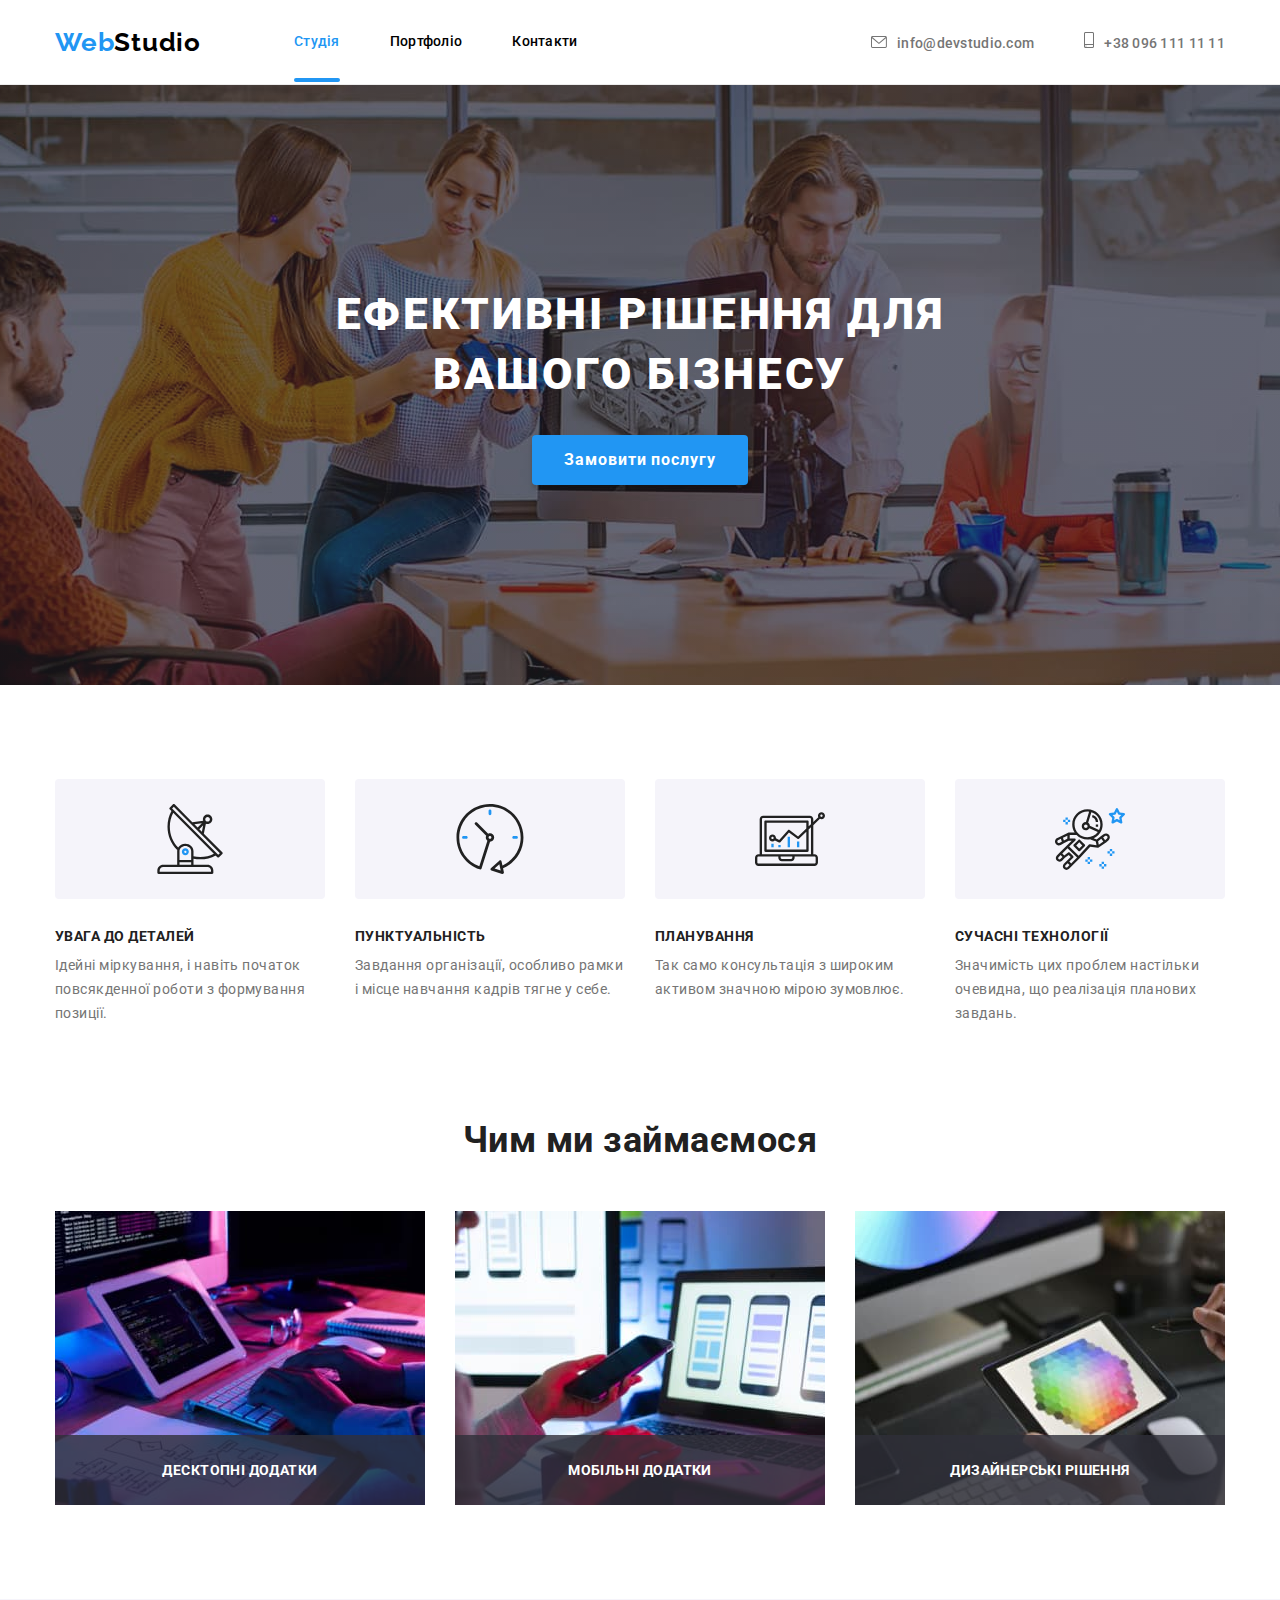
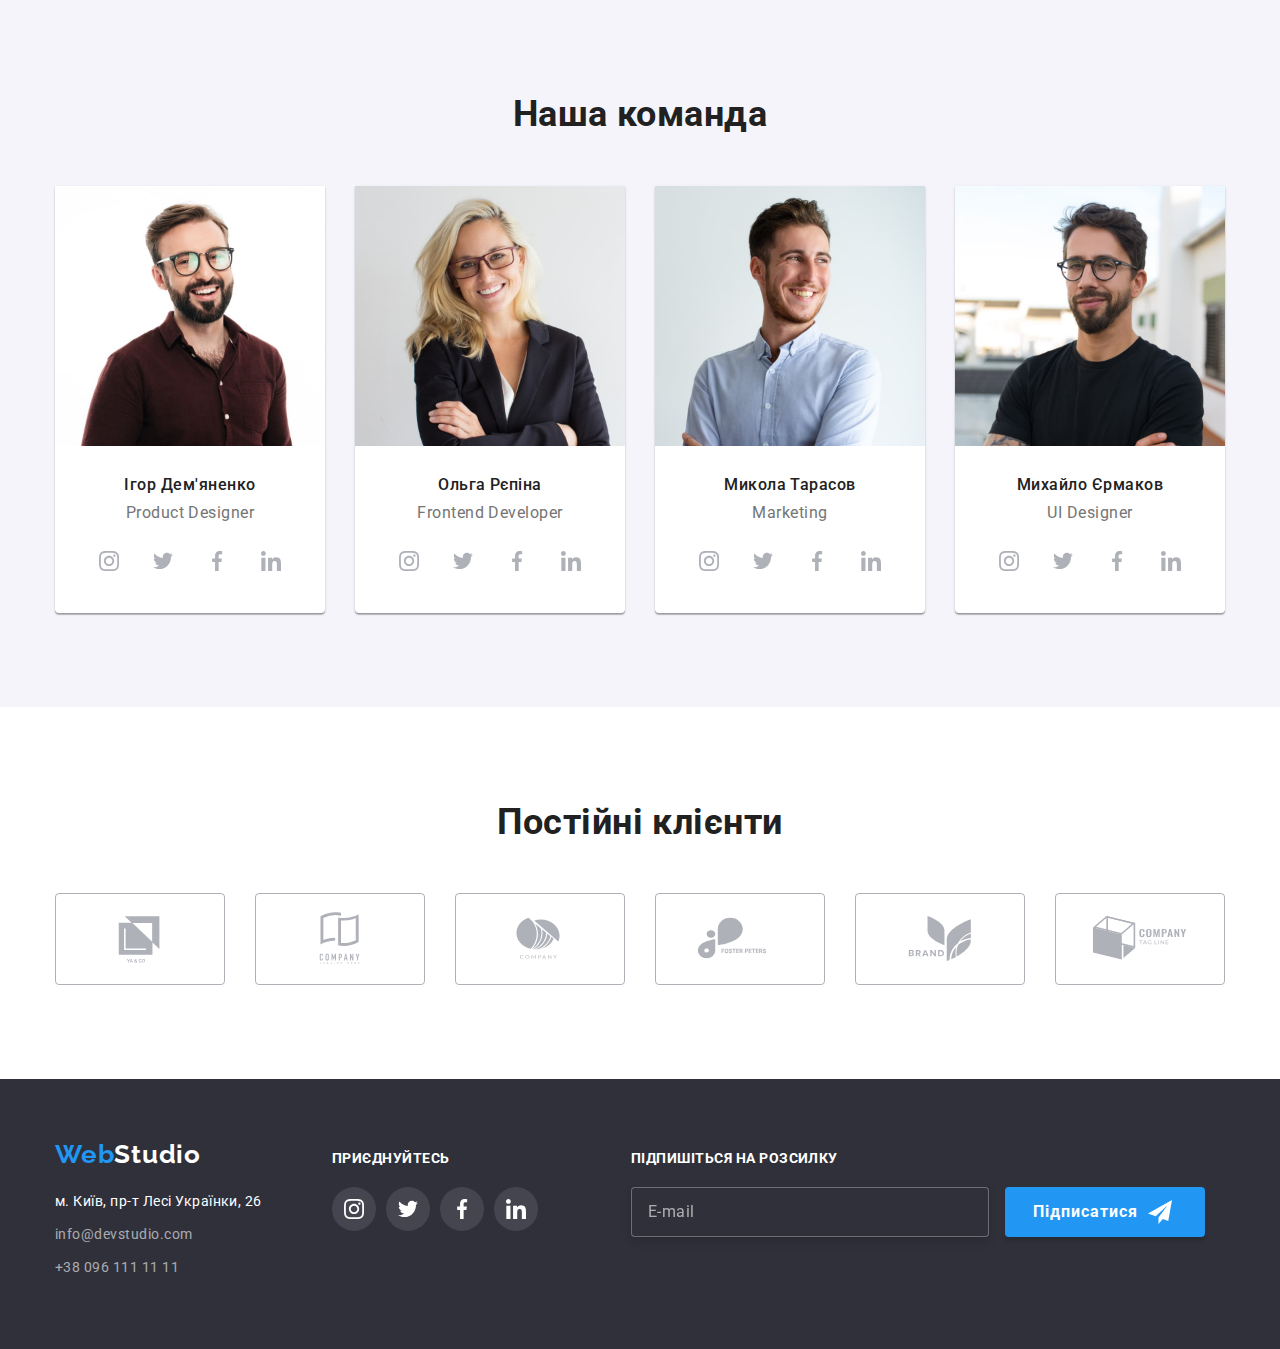
<file: index.html>
<!DOCTYPE html>
<html lang="uk">
<head>
    <meta charset="UTF-8">
    <meta http-equiv="X-UA-Compatible" content="IE=edge">
    <meta name="viewport" content="width=device-width, initial-scale=1.0">
    <title>Студія</title>
    <link rel="preconnect" href="https://fonts.googleapis.com"> 
    <link rel="preconnect" href="https://fonts.gstatic.com" crossorigin> 
    <link rel="stylesheet" href="https://cdnjs.cloudflare.com/ajax/libs/modern-normalize/1.1.0/modern-normalize.min.css">
    <link href="https://fonts.googleapis.com/css2?family=Raleway:wght@700&family=Roboto:wght@400;500;700;900&display=swap" rel="stylesheet">
    <link rel="stylesheet" href=".//css/styles.css">
</head>
<body class="body-font">
<header class="header-text">
    <div class="container main-header">
        <a class="logo" lang="en" href=".//index.html">
            <span class="web">Web</span><span class="studio">Studio</span>
            </a>
        <nav>
        <ul class="site-nav list">
            <li class="item"><a class="links current" href="./index.html">Студія</a></li>
            <li class="item"><a class="links" href="./portfolio.html">Портфоліо</a></li>
            <li class="item"><a class="links" href="">Контакти</a></li>
        </ul>
        </nav>
    <div class="box-contact-list">
        <ul class="contact-list list">
            <li class="item">
                <a class="contact-links" href="mailto:info@devstudio.com">
                    <svg class="envelope">
                    <use href="./images/sprite.svg#icon-envelope"></use>
                    </svg>info@devstudio.com</a>
            </li>
            <li class="item">
                <a class="contact-links" href="tel:+380961111111">
                    <svg class="smartphone">
                    <use href="./images/sprite.svg#icon-smartphone"></use>
                    </svg>+38 096 111 11 11</a>
            </li>
        </ul>
    </div>
    </div>
</header>
<main>
<section class="section hero">
    <div class="container">
        <div class="hero-block">
        <h1 class="hero-text">Ефективні рішення для<br> вашого бізнесу</h1>
        <button class="hero-button" type="button" data-modal-open>Замовити послугу</button>
    </div>
    </div>
</section>
<section class="section priorities">
    <div class="container">
        <ul class="our-tehnologies">
            <li class="list-tehnologies">
                <div class="icon-tehnologies">
                <svg width="70px" height="70px">
                    <use href="./images/sprite.svg#icon-antenna"></use>
                </svg></div>
                <h3 class="list-priorities">УВАГА ДО ДЕТАЛЕЙ</h3>
                <p class="text-priorities">Ідейні міркування, і навіть початок повсякденної роботи з формування позиції.</p>
            </li>
            <li class="list-tehnologies">
                <div class="icon-tehnologies">
                <svg width="70px" height="70px">
                    <use href="./images/sprite.svg#icon-clock"></use>
                </svg></div>
                <h3 class="list-priorities">ПУНКТУАЛЬНІСТЬ</h3>
                <p class="text-priorities">Завдання організації, особливо рамки і місце навчання кадрів тягне у себе.</p>
            </li>
            <li class="list-tehnologies">
                <div class="icon-tehnologies">
                <svg width="70px" height="70px">
                    <use href="./images/sprite.svg#icon-diagram"></use>
                </svg></div>
                <h3 class="list-priorities">ПЛАНУВАННЯ</h3>
                <p class="text-priorities">Так само консультація з широким активом значною мірою зумовлює.</p>
            </li>
            <li class="list-tehnologies">
                <div class="icon-tehnologies">
                <svg width="70px" height="70px">
                    <use href="./images/sprite.svg#icon-astronaut"></use>
                </svg></div>
                <h3 class="list-priorities">СУЧАСНІ ТЕХНОЛОГІЇ</h3>
                <p class="text-priorities">Значимість цих проблем настільки очевидна, що реалізація планових завдань.</p>
            </li>
        </ul>
</div>  
</section>
<section class="section works">
    <div class="container">
        <h2 class="our-work">Чим ми займаємося</h2>
        <ul class="list-images">
            <li class="photo-projects">
            <div class="projects-thumb">
                <img 
                    src="./images/startup.jpg"
                    alt="Розробка проекту"
                    width="370"/>
                <div class="projects-background">
                    <p class="projects-text">Десктопні додатки</p>
                    </div>
            </div>
            </li>
            <li class="photo-projects">
                <div class="projects-thumb">
                <img 
                    src="./images/mobile.jpg"
                    alt="Синхронізація мобільних застосунків"
                    width="370"/>
                <div class="projects-background">
                    <p class="projects-text">Мобільні додатки</p>
                    </div>
                </div>
            </li>
            <li class="photo-projects">
                <div class="projects-thumb">
                <img 
                    src="./images/design.jpg"
                    alt="Дизайн"
                    width="370"/>
                <div class="projects-background">
                    <p class="projects-text">Дизайнерські рішення</p>
                </div>
                </div>
            </li>
        </ul>
    </div>
</section>
<section class="section team">
    <div class="container">
        <h2 class="our-team">Наша команда</h2>
        <ul class="list-members">
                <li>
                    <div class="team-card">
                        <img class="img-member" src="./images/ihor.jpg" alt="Ігор Дем'яненко" width="270"/>
                        <h3 class="team-members">Ігор Дем'яненко</h3>
                        <p class="members-speciality" lang="en">Product Designer</p>
                        <ul class="messengers-list">
                            <li class="messengers-item"><a href="" class="messengers-links">
                                <svg class="messengers-icon" width="20px" height="20px">
                                    <use href="./images/sprite.svg#icon-instagram"></use>
                                </svg>
                            </a></li>
                            <li class="messengers-item"><a href="" class="messengers-links">
                                <svg class="messengers-icon" width="20px" height="20px">
                                    <use href="./images/sprite.svg#icon-twitter"></use>
                                </svg>
                            </a></li>
                            <li class="messengers-item"><a href="" class="messengers-links">
                                <svg class="messengers-icon" width="20px" height="20px">
                                    <use href="./images/sprite.svg#icon-facebook"></use>
                                </svg></a></li>
                            <li class="messengers-item"><a href="" class="messengers-links">
                                <svg class="messengers-icon" width="20px" height="20px">
                                    <use href="./images/sprite.svg#icon-linkedin"></use>
                                </svg></a></li>
                        </ul>
                    </div>
                </li>
                <li>
                    <div class="team-card">
                        <img class="img-member" src="./images/olha.jpg" alt="Ольга Рєпіна" width="270"/>
                        <h3 class="team-members">Ольга Рєпіна</h3>
                        <p class="members-speciality" lang="en">Frontend Developer</p>
                        <ul class="messengers-list">
                            <li class="messengers-item"><a href="" class="messengers-links">
                                <svg class="messengers-icon" width="20px" height="20px">
                                    <use href="./images/sprite.svg#icon-instagram"></use>
                                </svg>
                            </a></li>
                            <li class="messengers-item"><a href="" class="messengers-links">
                                <svg class="messengers-icon" width="20px" height="20px">
                                    <use href="./images/sprite.svg#icon-twitter"></use>
                                </svg>
                            </a></li>
                            <li class="messengers-item"><a href="" class="messengers-links">
                                <svg class="messengers-icon" width="20px" height="20px">
                                    <use href="./images/sprite.svg#icon-facebook"></use>
                                </svg></a></li>
                            <li class="messengers-item"><a href="" class="messengers-links">
                                <svg class="messengers-icon" width="20px" height="20px">
                                    <use href="./images/sprite.svg#icon-linkedin"></use>
                                </svg></a></li>
                        </ul>
                    </div>
                </li>
                <li>
                    <div class="team-card">
                        <img class="img-member" src="./images/kolya.jpg" alt="Микола Тарасов" width="270"/>
                        <h3 class="team-members">Микола Тарасов</h3>
                        <p class="members-speciality" lang="en">Marketing</p>
                        <ul class="messengers-list">
                            <li class="messengers-item"><a href="" class="messengers-links">
                                <svg class="messengers-icon" width="20px" height="20px">
                                    <use href="./images/sprite.svg#icon-instagram"></use>
                                </svg>
                            </a></li>
                            <li class="messengers-item"><a href="" class="messengers-links">
                                <svg class="messengers-icon" width="20px" height="20px">
                                    <use href="./images/sprite.svg#icon-twitter"></use>
                                </svg>
                            </a></li>
                            <li class="messengers-item"><a href="" class="messengers-links">
                                <svg class="messengers-icon" width="20px" height="20px">
                                    <use href="./images/sprite.svg#icon-facebook"></use>
                                </svg></a></li>
                            <li class="messengers-item"><a href="" class="messengers-links">
                                <svg class="messengers-icon" width="20px" height="20px">
                                    <use href="./images/sprite.svg#icon-linkedin"></use>
                                </svg></a></li>
                        </ul>
                    </div>
                    </li>
                <li>
                    <div class="team-card">
                        <img class="img-member" src="./images/misha.jpg" alt="Михайло Єрмаков" width="270"/>
                        <h3 class="team-members">Михайло Єрмаков</h3>
                        <p class="members-speciality" lang="en">UI Designer</p>
                        <ul class="messengers-list">
                            <li class="messengers-item"><a href="" class="messengers-links">
                                <svg class="messengers-icon" width="20px" height="20px">
                                    <use href="./images/sprite.svg#icon-instagram"></use>
                                </svg>
                            </a></li>
                            <li class="messengers-item"><a href="" class="messengers-links">
                                <svg class="messengers-icon" width="20px" height="20px">
                                    <use href="./images/sprite.svg#icon-twitter"></use>
                                </svg>
                            </a></li>
                            <li class="messengers-item"><a href="" class="messengers-links">
                                <svg class="messengers-icon" width="20px" height="20px">
                                    <use href="./images/sprite.svg#icon-facebook"></use>
                                </svg></a></li>
                            <li class="messengers-item"><a href="" class="messengers-links">
                                <svg class="messengers-icon" width="20px" height="20px">
                                    <use href="./images/sprite.svg#icon-linkedin"></use>
                                </svg></a></li>
                        </ul>
                    </div>    
                    </li>
        </ul>
    </div>
</section>
<section class="section partners">
    <div class="container">
        <h2 class="our-clients">Постійні клієнти</h2>
        <ul class="list-clients">
            <li class="clients-item"><a href="" class="clients-links">
                <svg class="clients-icon" width="106" height="60">
                    <use href="./images/sprite.svg#icon-logo1"></use>
                </svg>
            </a></li>
            <li class="clients-item"><a href="" class="clients-links">
                <svg class="clients-icon" width="106" height="60">
                    <use href="./images/sprite.svg#icon-logo2"></use>
                </svg>
            </a></li>
            <li class="clients-item"><a href="" class="clients-links">
                <svg class="clients-icon" width="106" height="60">
                    <use href="./images/sprite.svg#icon-logo3"></use>
                </svg>
            </a></li>
            <li class="clients-item"><a href="" class="clients-links">
                <svg class="clients-icon" width="106" height="60">
                    <use href="./images/sprite.svg#icon-logo4"></use>
                </svg>
            </a></li>
            <li class="clients-item"><a href="" class="clients-links">
                <svg class="clients-icon" width="106" height="60">
                    <use href="./images/sprite.svg#icon-logo5"></use>
                </svg>
            </a></li>
            <li class="clients-item"><a href="" class="clients-links">
                <svg class="clients-icon" width="106" height="60">
                    <use href="./images/sprite.svg#icon-logo6"></use>
                </svg>
            </a></li>
        </ul>
    </div>
</section>
</main>
<footer class="section footer">
    <div class="container footer-position">
        <div class="footerbox">
        <a class="logo-footer" lang="en" href=".//index.html">
            <span class="web">Web</span><span class="studio-footer">Studio</span>
            </a>
                <address class="map-adress">
                м. Київ, пр-т Лесі Українки, 26
                </address>
                <address>
                    <a class="footer-links" href="mailto:info@devstudio.com">info@devstudio.com</a><br>
                    <a class="footer-links" href="tel:+380961111111">+38 096 111 11 11</a>
                </address>
        </div>
        <div class="our-messengers">
                    <h3 class="invite">приєднуйтесь</h3>
                    <ul class="messengers-list-footer">
                        <li class="messengers-item-footer"><a href="" class="messengers-links-footer">
                            <svg class="messengers-icon-footer" width="20px" height="20px">
                                <use href="./images/sprite.svg#icon-instagram"></use>
                            </svg>
                        </a></li>
                        <li class="messengers-item-footer"><a href="" class="messengers-links-footer">
                            <svg class="messengers-icon-footer" width="20px" height="20px">
                                <use href="./images/sprite.svg#icon-twitter"></use>
                            </svg>
                        </a></li>
                        <li class="messengers-item-footer"><a href="" class="messengers-links-footer">
                            <svg class="messengers-icon-footer" width="20px" height="20px">
                                <use href="./images/sprite.svg#icon-facebook"></use>
                            </svg></a></li>
                        <li class="messengers-item-footer"><a href="" class="messengers-links-footer">
                            <svg class="messengers-icon-footer" width="20px" height="20px">
                                <use href="./images/sprite.svg#icon-linkedin"></use>
                            </svg></a></li>
                    </ul>
        </div>
        <form class="subscribe">
            <h3 class="invite">підпишіться на розсилку</h3>
            <input type="email" name="email" placeholder="E-mail">
            <label for="email"></label>
            <button type="submit" class="subscribe-button">Підписатися
                <svg class="subscribe-icon">
                    <use href="./images/sprite.svg#icon-telegramm" width="24px" height="24px"></use>
                </svg>
            </button>
    </form>
    </div>
</footer>
<div class="backdrop is-hidden" data-modal>
    <div class="modal">
            <form class="register-form">
                <h2 class="form-name">Залиште свої дані, ми вам передзвонимо</h2>
        <div class="form-outbox">
                <label for="name" class="form-label">Ім'я</label>
            <div class="form-field">
                <input 
                type="text" 
                name="name" 
                id="name" 
                required
                minlength="3"
                maxlength="20"
                title="Введіть значення в форматі: Ім'я Прізвище"
                class="form-input">
                <svg class="icon-reg">
                    <use href="./images/sprite.svg#icon-person-black" width="18px" height="18px"></use>
                </svg>
            </div>
        </div>
        <div class="form-outbox">
                <label for="tel" class="form-label">Телефон</label>
            <div class="form-field">
                <input 
                type="tel" 
                name="tel" 
                id="tel" 
                required
                pattern="^\+[0-9]{12}"
                title="Введіть значення в форматі: +3 80 00 000 00 00"
                class="form-input">
                <svg class="icon-reg">
                    <use href="./images/sprite.svg#icon-phone" width="18px" height="18px"></use>
                </svg>
            </div>
        </div>
        <div class="form-outbox">
                <label for="email" class="form-label">Пошта</label>
            <div class="form-field">
                <input 
                type="email" 
                name="email" 
                id="email" 
                required
                title="Введіть значення в форматі: "
                class="form-input">
                <svg class="icon-reg">
                    <use href="./images/sprite.svg#icon-email" width="18px" height="18px"></use>
                </svg>
            </div>
        </div>
        <div class="textarea-outbox">
            <label for="comment" class="form-label">Коментар</label>
                <textarea 
                name="comment" 
                id="comment" 
                cols="30" 
                rows="10" 
                placeholder="Введіть текст" 
                class="form-textarea">
                </textarea>
        </div>
        <div class="checkbox-position">
            <input class="checkbox-input" 
            type="checkbox" 
            name="accept" 
            value="accept" 
            id="accept">
            <span class="icon-checkbox"></span>
                <label 
                class="checkbox-label" 
                for="accept">
                Погоджуюся з розсилкою та приймаю
                <a href="#" class="conditions">Умови договору</a>
                </label>
            </div>
                <button type="submit" class="send">Відправити</button>
        </form>
        <button class="close-modal" type="button" data-modal-close>
            <svg class="close-icon" width="11px" height="11px">
                <use href="./images/sprite.svg#icon-close"></use>
            </svg>
        </button>
    </div>
</div>
<script src="./js/modal.js"></script>
</body>
</html>
</file>
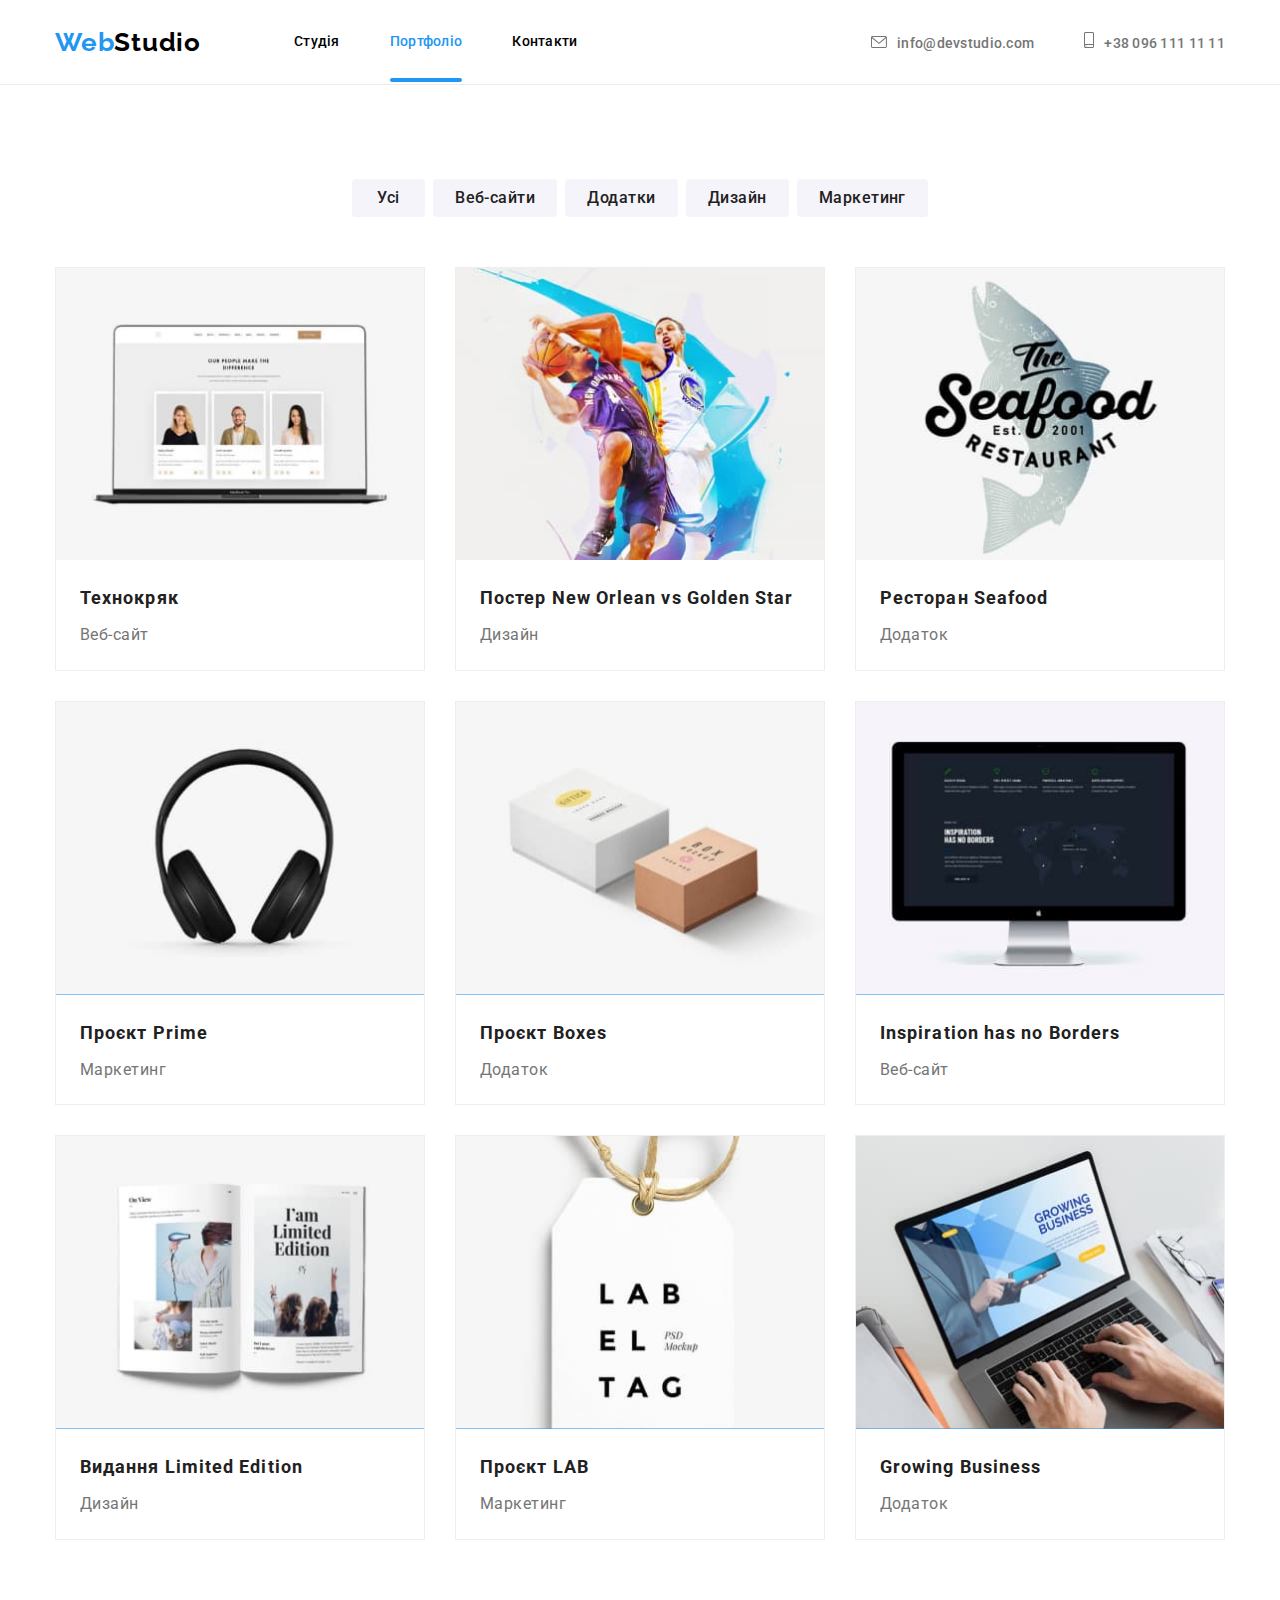
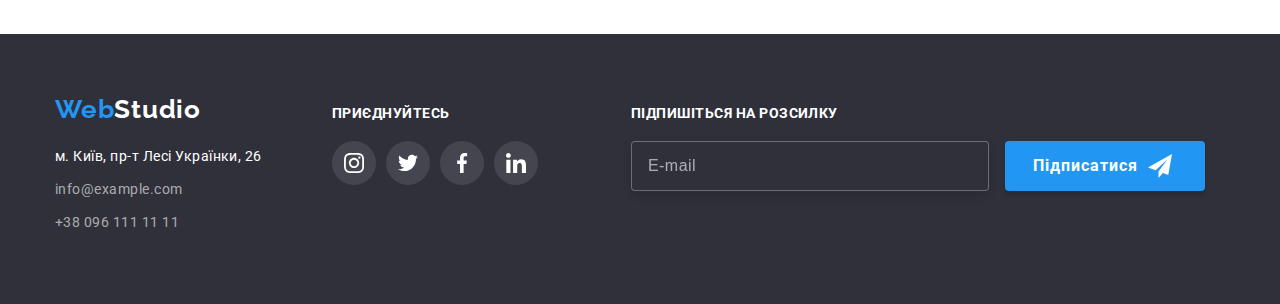
<file: portfolio.html>
<!DOCTYPE html>
<html lang="uk">
<head>
    <meta charset="UTF-8">
    <meta http-equiv="X-UA-Compatible" content="IE=edge">
    <meta name="viewport" content="width=device-width, initial-scale=1.0">
    <title>Портфоліо</title>
    <link rel="preconnect" href="https://fonts.googleapis.com"> 
    <link rel="preconnect" href="https://fonts.gstatic.com" crossorigin> 
    <link href="https://fonts.googleapis.com/css2?family=Raleway:wght@700&family=Roboto:wght@400;500;700;900&display=swap" rel="stylesheet">
    <link href="https://fonts.googleapis.com/css2?family=Raleway:wght@700&family=Roboto:wght@400;500;700;900&display=swap" rel="stylesheet">
    <link rel="stylesheet" href=".//css/styles.css">
</head>
<body class="body-font">
    <header class="header-text">
        <div class="container main-header">
            <a class="logo" lang="en" href=".//index.html">
                <span class="web">Web</span><span class="studio">Studio</span>
                </a>
            <nav>
            <ul class="site-nav list">
                <li class="item"><a class="links" href="./index.html">Студія</a></li>
                <li class="item"><a class="links current" href="./portfolio.html">Портфоліо</a></li>
                <li class="item"><a class="links" href="">Контакти</a></li>
            </ul>
            </nav>
        <div class="box-contact-list">
            <ul class="contact-list list">
                <li class="item">
                    <a class="contact-links" href="mailto:info@devstudio.com">
                        <svg class="envelope">
                        <use href="./images/sprite.svg#icon-envelope"></use>
                        </svg>info@devstudio.com</a>
                </li>
                <li class="item">
                    <a class="contact-links" href="tel:+380961111111">
                        <svg class="smartphone">
                        <use href="./images/sprite.svg#icon-smartphone"></use>
                        </svg>+38 096 111 11 11</a>
                </li>
            </ul>
        </div>
        </div>
    </header>
<main>
    <section class="section projects">
    <div class="container">
        <ul class="button-list">
            <li class="portfolio-button"><button class="button-filter" type="button">Усі</button></li>
            <li class="portfolio-button"><button class="button-filter" type="button">Веб-сайти</button></li>
            <li class="portfolio-button"><button class="button-filter" type="button">Додатки</button></li>
            <li class="portfolio-button"><button class="button-filter" type="button">Дизайн</button></li>
            <li class="portfolio-button"><button class="button-filter" type="button">Маркетинг</button></li>
        </ul>
       <ul class="projects-list">
        <li class="projects-cards">
            <div class="our-projects">
            <div class="card-thumb">
                <div class="project-overlay">
                    <p class="card-actions">
                        Ресурс пропонує комплексні пропозиції з різним рівнем функціоналу та сервісів. Все це дозволить відвідувачу отримати вичерпні відомості про компанію чи приватну особу.</p>
                </div>
                <img class="img-projects" src="./images/laptop.jpg" alt="Ноутбук з відкритим сайтом" width="370">
            </div>
            <div class="card-text">
                <h2 class="project-title">Технокряк</h2>
                    <p class="project-speciality">Веб-сайт</p>
                    </div>
            </div>
        </li>
        <li class="projects-cards">
            <div class="our-projects">
                <div class="card-thumb">
                    <div class="project-overlay">
                        <p class="card-actions">
                            Ресурс пропонує комплексні пропозиції з різним рівнем функціоналу та сервісів. Все це дозволить відвідувачу отримати вичерпні відомості про компанію чи приватну особу.</p>
                    </div>
            <img class="img-projects" src="./images/bball.jpg" alt="Баскетболісти в боротьбі" width="370">
            </div>
            <div class="card-text">
                <h2 class="project-title">Постер New Orlean vs Golden Star</h2>
                    <p class="project-speciality">Дизайн</p>
                    </div>
            </div>
        </li>
        <li class="projects-cards">
            <div class="our-projects">
                <div class="card-thumb">
                    <div class="project-overlay">
                        <p class="card-actions">
                            Ресурс пропонує комплексні пропозиції з різним рівнем функціоналу та сервісів. Все це дозволить відвідувачу отримати вичерпні відомості про компанію чи приватну особу.</p>
                    </div>
            <img class="img-projects" src="./images/rest.jpg" alt="Ресторан морепродуктів" width="370">
            </div>
            <div class="card-text">
                <h2 class="project-title">Ресторан Seafood</h2>
                    <p class="project-speciality">Додаток</p>
                    </div>
            </div>
        </li>
        <li class="projects-cards">
            <div class="our-projects">
                <div class="card-thumb">
                    <div class="project-overlay">
                        <p class="card-actions">
                            Ресурс пропонує комплексні пропозиції з різним рівнем функціоналу та сервісів. Все це дозволить відвідувачу отримати вичерпні відомості про компанію чи приватну особу.</p>
                    </div>
            <img class="img-projects" src="./images/hedphone.jpg" alt="Навушники" width="370">
            </div>
            <div class="card-text">
                <h2 class="project-title">Проєкт Prime</h2>
                    <p class="project-speciality">Маркетинг</p>
                    </div>
            </div>
        </li>
        <li class="projects-cards">
            <div class="our-projects">
                <div class="card-thumb">
                    <div class="project-overlay">
                        <p class="card-actions">
                            Ресурс пропонує комплексні пропозиції з різним рівнем функціоналу та сервісів. Все це дозволить відвідувачу отримати вичерпні відомості про компанію чи приватну особу.</p>
                    </div>
            <img class="img-projects" src="./images/boxes.jpg" alt="Монітор компьютера" width="370">
            </div>
            <div class="card-text">
                <h2 class="project-title">Проєкт Boxes</h2>
                    <p class="project-speciality">Додаток</p>
                    </div>
            </div>
        </li>
        <li class="projects-cards">
            <div class="our-projects">
                <div class="card-thumb">
                    <div class="project-overlay">
                        <p class="card-actions">
                            Ресурс пропонує комплексні пропозиції з різним рівнем функціоналу та сервісів. Все це дозволить відвідувачу отримати вичерпні відомості про компанію чи приватну особу.</p>
                    </div>
            <img class="img-projects" src="./images/monitor.jpg" alt="Монітор компьютера" width="370">
            </div>
            <div class="card-text">
                <h2 class="project-title">Inspiration has no Borders</h2>
                    <p class="project-speciality">Веб-сайт</p>
                    </div>
            </div>
        </li>
        <li class="projects-cards">
            <div class="our-projects">
                <div class="card-thumb">
                    <div class="project-overlay">
                        <p class="card-actions">
                            Ресурс пропонує комплексні пропозиції з різним рівнем функціоналу та сервісів. Все це дозволить відвідувачу отримати вичерпні відомості про компанію чи приватну особу.</p>
                    </div>
            <img class="img-projects" src="./images/magazin.jpg" alt="Модний журнал" width="370">
            </div>
            <div class="card-text">
                <h2 class="project-title">Видання Limited Edition</h2>
                    <p class="project-speciality">Дизайн</p>
                    </div>
            </div>
        </li>
        <li class="projects-cards">
            <div class="our-projects">
                <div class="card-thumb">
                    <div class="project-overlay">
                        <p class="card-actions">
                            Ресурс пропонує комплексні пропозиції з різним рівнем функціоналу та сервісів. Все це дозволить відвідувачу отримати вичерпні відомості про компанію чи приватну особу.</p>
                    </div>
            <img class="img-projects" src="./images/label.jpg" alt="Фірмова бірка" width="370">
            </div>
            <div class="card-text">
                <h2 class="project-title">Проєкт LAB</h2>
                    <p class="project-speciality">Маркетинг</p>
                    </div>
            </div>
        </li>
        <li class="projects-cards">
            <div class="our-projects">
                <div class="card-thumb">
                    <div class="project-overlay">
                        <p class="card-actions">
                            Ресурс пропонує комплексні пропозиції з різним рівнем функціоналу та сервісів. Все це дозволить відвідувачу отримати вичерпні відомості про компанію чи приватну особу.</p>
                    </div>
            <img class="img-projects" src="./images/business.jpg" alt="Набирають текст на клавіатурі" width="370"> 
            </div>
            <div class="card-text">
                <h2 class="project-title">Growing Business</h2>
                    <p class="project-speciality">Додаток</p>
                    </div>
            </div>
        </li>
       </ul>
    </div>
    </section>
</main>
<footer class="section footer">
    <div class="container footer-position">
        <div class="footerbox">
        <a class="logo-footer" lang="en" href=".//index.html">
            <span class="web">Web</span><span class="studio-footer">Studio</span>
            </a>
                <address class="map-adress">
                м. Київ, пр-т Лесі Українки, 26
                </address>
                <address>
                    <a class="footer-links" href="mailto:info@devstudio.com">info@example.com</a><br>
                    <a class="footer-links" href="tel:+380961111111">+38 096 111 11 11</a>
                </address>
        </div>
        <div class="our-messengers">
                    <h3 class="invite">приєднуйтесь</h3>
                    <ul class="messengers-list-footer">
                        <li class="messengers-item-footer"><a href="" class="messengers-links-footer">
                            <svg class="messengers-icon-footer" width="20px" height="20px">
                                <use href="./images/sprite.svg#icon-instagram"></use>
                            </svg>
                        </a></li>
                        <li class="messengers-item-footer"><a href="" class="messengers-links-footer">
                            <svg class="messengers-icon-footer" width="20px" height="20px">
                                <use href="./images/sprite.svg#icon-twitter"></use>
                            </svg>
                        </a></li>
                        <li class="messengers-item-footer"><a href="" class="messengers-links-footer">
                            <svg class="messengers-icon-footer" width="20px" height="20px">
                                <use href="./images/sprite.svg#icon-facebook"></use>
                            </svg></a></li>
                        <li class="messengers-item-footer"><a href="" class="messengers-links-footer">
                            <svg class="messengers-icon-footer" width="20px" height="20px">
                                <use href="./images/sprite.svg#icon-linkedin"></use>
                            </svg></a></li>
                    </ul>
        </div>
        <form class="subscribe">
                <h3 class="invite">підпишіться на розсилку</h3>
                <input type="email" name="email" placeholder="E-mail">
                <label for="email"></label>
                <button type="submit" class="subscribe-button">Підписатися
                    <svg class="subscribe-icon">
                        <use href="./images/sprite.svg#icon-telegramm" width="24px" height="24px"></use>
                    </svg>
                </button>
        </form>
    </div>
</footer>
</body>
</html>
</file>
<file: css/styles.css>
/* Global css */
html {
    box-sizing: border-box;
}
*,
::before,
::after{
    box-sizing: inherit;
}
body {
    margin: 0;
    font-family:'Roboto', sans-serif;
    background: var(--main-white-color);
    color: var(--main-black-color);
}
:root {
    --brand-color: #2196F3;
    --main-text-color: #212121;
    --secondary-text-color: #757575;
    --main-white-color: #ffffff;
    --main-black-color: #000000;
    --borders-color: #AFB1B8;
}
h1,h2,h3,h4,h5,h6,p,ul {
    padding: 0;
    margin: 0;
}
img {
    display: block;
    max-width: 100%;
    height: auto;
}
.list { 
    list-style: none; 
}
.logo {
    text-decoration: none;
}
.section {
    letter-spacing: 0.03em;
}
.container {
    margin-left: auto;
    margin-right: auto;
    width: 100%;
    max-width: 1200px;
    padding-left: 15px;
    padding-right: 15px;
    /* outline: 2px solid tomato; */
}
/* Header styles */
.main-header {
    display: flex;
    align-items: center;
}
.logo {
    letter-spacing: 0.03em;
    font-family: 'Raleway', sans-serif;
    font-weight: 700;
    font-size: 26px;
    line-height: 1.19;
}
.web {
    color: var(--brand-color);
}
.studio {
    color: var(--main-black-color);
}
.header-text {
    font-weight: 500;
    font-size: 14px;
    letter-spacing: 0.02em;
    line-height: 1.14;
    border-bottom: 1px solid #ECECEC;
}
.site-nav {
    display: flex;
    margin-left: 93px;
}
.site-nav .item + .item {
    margin-left: 50px;
}

.site-nav .links {
    position: relative;
    display: block;
    text-decoration: none;
    color: var(--main-black-color);

    padding: 32px 0px;

    transition: color 250ms cubic-bezier(0.4, 0, 0.2, 1);
}
.site-nav .links:hover,
.site-nav .links:focus {
    color: var(--brand-color);
}
.list .current {
    color: var(--brand-color);
}
.current::after {
    content: "";
    display: block;
    position: absolute;
    opacity: 1;
    width: 100%;
    height: 4px;
    bottom: 0;
    left:0;

    background: var(--brand-color);
    border-radius: 2px;
}
.contact-list .contact-links {
    color: var(--secondary-text-color);
    text-decoration: none;
}
.contact-list .contact-links:hover,
.contact-list .contact-links:focus
{
    color: var(--brand-color);
}
.contact-list:hover,
.contact-list:focus {
    color: var(--brand-color);
}
.box-contact-list {
    display: inline-block;
    /* outline: 2px solid tomato; */
    margin-left: auto;
}
.list {
    display: flex;
    align-items: flex-end;
}

.list .item + .item {
    margin-left: 50px;
}
.contact-links {
    display: block;
    padding: 32px 0px;
    transition: color 250ms cubic-bezier(0.4, 0, 0.2, 1);
}
.envelope {
    width: 16px;
    height: 12px;
    fill: var(--secondary-text-color);
    margin-right: 10px;
    transition: color 250ms cubic-bezier(0.4, 0, 0.2, 1);
}
.contact-links:focus .envelope {
    fill: var(--brand-color);
}
.contact-links:hover .envelope {
    fill: var(--brand-color)
}
.smartphone {
    width: 10px;
    height: 16px;
    fill: var(--secondary-text-color);
    margin-right: 10px;
    transition: color 250ms cubic-bezier(0.4, 0, 0.2, 1);
}
.contact-links:focus .smartphone {
    fill: var(--brand-color);
}
.contact-links:hover .smartphone {
    fill: var(--brand-color)
}
/* Hero styles */
.hero {
    background: #2F303A;
    padding: 200px 0px;
}
.hero {
    max-width: 1600px;
    min-height: 600px;
    margin-left: auto;
    margin-right: auto;
    background-image: linear-gradient(to right, rgba(47, 48, 58, 0.4), rgba(47, 48, 58, 0.4)), url(../images/hero.jpg);
    background-repeat: no-repeat;
    background-size: cover;
    background-position: center;
}
.hero-text {
    text-align: center;
    margin-bottom: 30px;

    font-weight: 900;
    font-size: 44px;
    line-height: 1.36;
    letter-spacing: 0.06em;
    color: var(--main-white-color);
    text-transform: uppercase;
}
.hero-button {
    display: block;
    margin-left: auto;
    margin-right: auto;

    border-radius: 4px;
    padding: 10px 32px;
    min-width: 216px;
    text-align: center;
   
    font-family: 'Roboto', sans-serif;
    cursor: pointer;
    font-weight: 700;
    font-size: 16px;
    line-height: 1.88;
    letter-spacing: 0.06em;

    border: none;
    box-shadow: 0px 4px 4px rgba(0, 0, 0, 0.15);
    background: var(--brand-color);
    color: var(--main-white-color);

    transition: background-color 250ms cubic-bezier(0.4, 0, 0.2, 1);
  }
.hero-button:hover,
.hero-button:focus {
    background: #188CE8;
    color: var(--main-white-color);
    cursor: pointer;
}
/* Our priorities */
.priorities {
    padding-top: 94px;
}
.our-tehnologies {
    display: flex;
    list-style: none;
}
.list-tehnologies + .list-tehnologies {
    margin-left: 30px;
    align-items: flex-start;
}
.section .list-priorities{
    margin-bottom: 10px;
    font-weight: 700;
    font-size: 14px;
    line-height: 1.1;
    color: var(--main-text-color);
}
.section .text-priorities{
    font-size: 14px;
    line-height: 1.7;
    color: var(--secondary-text-color);
}
.icon-tehnologies {
    display: flex;
    width: 270px;
    height: 120px;
    background-color: #F5F4FA;
    margin-bottom: 30px;
    border-radius: 4px;
    align-items: center;
    justify-content: center;
}

/* Our works */
.section .our-work {
    text-align: center;

    margin-bottom: 50px;
    font-weight: 700;
    font-size: 36px;
    line-height: 1.16;
    color: var(--main-text-color);
}
.works {
    padding-top: 94px;
    padding-bottom: 94px;
}
.list-images {
    display: flex;
    list-style: none;
}
.photo-projects + .photo-projects {
    margin-left: 30px;
}
.projects-thumb {
    position: relative;
    display: flex;
    align-items: flex-end;
}
.projects-text {
    position: absolute;
    display: flex;

    text-transform: uppercase;
    font-weight: 700;
    font-size: 14px;
    line-height: 1.14;
    letter-spacing: 0.03em;
    color: var(--main-white-color);
}
.projects-background {
    display: flex;
    position: absolute;
    align-items: center;
    justify-content: center;
    display: flex;

    width: 100%;
    height: 70px;
    background-color: rgba(47, 48, 58, 0.8);
}
/* Team */
.team {
    padding: 94px 0px;
    background: #F5F4FA;
}
.team-card {
    padding-bottom: 30px;

    background: #FFFFFF;
    box-shadow: 0px 1px 3px rgba(0, 0, 0, 0.12), 0px 1px 1px rgba(0, 0, 0, 0.14), 0px 2px 1px rgba(0, 0, 0, 0.2);
    border-radius: 0px 0px 4px 4px;
}
.section .our-team {
    margin-bottom: 50px;
    text-align: center;

    font-weight: 700;
    font-size: 36px;
    line-height: 1.17;
    color: var(--main-text-color);
}
.list-members {
    display: flex;
    list-style: none;
    justify-content: space-between;
}
.team-members {
    margin-bottom: 10px;
    text-align: center;

    font-weight: 500;
    font-size: 16px;
    line-height: 1.18;
    color: var(--main-text-color);
}
.members-speciality {
    margin-bottom: 16px;
    text-align: center;

    font-weight: 400;
    font-size: 16px;
    line-height: 1.18;
    color: var(--secondary-text-color);
}
.img-member {
    display: block;
    margin-bottom: 30px;
}
.messengers-list {
    list-style: none;
    display: flex;
    justify-content: center;
    gap: 10px;
}
.messengers-links {
    width: 44px;
    height: 44px;
    display: flex;
    
    align-items: center;
    justify-content: center;
    background-color: var(--main-white-color);
    border-radius: 50%;
    color: var(--borders-color);

    transition: background-color 250ms cubic-bezier(0.4, 0, 0.2, 1);
}
.messengers-icon {
    fill: currentColor;
    transition: color 250ms cubic-bezier(0.4, 0, 0.2, 1);
}
.messengers-links:hover,
.messengers-links:focus {
    background-color: var(--brand-color);
    color: var(--main-white-color);
}
/* Partners */
.partners {
    padding: 94px 0px;
}
.our-clients {
    text-align: center;
    margin-bottom: 50px;

    font-weight: 700;
    font-size: 36px;
    line-height: 1.17;
    color: var(--main-text-color);
}
.list-clients {
    display: flex;
    list-style: none;
    justify-content: center;
    gap: 30px;
}

.clients-links {
    width: 170px;
    height: 92px;
    display: flex;
    align-items: center;
    justify-content: center;
    background-color: var(--main-white-color);
    color: var(--borders-color);
    border: 1px solid var(--borders-color);
    border-radius: 4px;

    transition: border-color 250ms cubic-bezier(0.4, 0, 0.2, 1);
}
.clients-icon {
    fill: currentColor;

    transition: color 250ms cubic-bezier(0.4, 0, 0.2, 1);
}
.clients-links:hover,
.clients-links:focus {
    color: var(--brand-color);
    border: 1px solid var(--brand-color);
}

/* Footer */
.footer {
    background: #2F303A;
    letter-spacing: 0.03em;
}
.studio-footer {
    font-family: 'Raleway', sans-serif;
    font-weight: 700;
    font-size: 26px;
    line-height: 1.19;
    color: var(--main-white-color);
}
.map-adress {
    font-size: 14px;
    line-height: 1.71;
    color: var(--main-white-color);
}
.footer-links {
    font-size: 14px;
    line-height: 1.71;
    color: rgba(255, 255, 255, 0.6);
}
.footer-links:hover,
.footer-links:focus {
    color: var(--brand-color);
}
/* Portfolio */
.our-projects {
    border: 1px solid #EEEEEE;
    transition: box-shadow 250ms cubic-bezier(0.4, 0, 0.2, 1);
}
.our-projects:hover,
.our-projects:focus {
    border: 1px solid #EEEEEE;
    box-shadow: 0px 1px 1px rgba(0, 0, 0, 0.12), 0px 4px 4px rgba(0, 0, 0, 0.06), 1px 4px 6px rgba(0, 0, 0, 0.16);
}
.portfolio-button + .portfolio-button {
    margin-left: 8px;
}
.button-list {
    margin-bottom: 50px;

    list-style: none;
    display: flex;
    justify-content: center;
}
.button-list .button-filter {
    border-radius: 4px;
    padding: 6px 22px;
    min-width: 73px;
    text-align: center;

    font-family: 'Roboto';
    font-weight: 500;
    font-size: 16px;
    line-height: 1.62;
    letter-spacing: 0.03em;

    border: none;
    background-color: #F5F4FA;
    color: var(--main-text-color);
    cursor: pointer;

    transition: background-color 250ms cubic-bezier(0.4, 0, 0.2, 1),
                color 250ms cubic-bezier(0.4, 0, 0.2, 1),
                box-shadow 250ms cubic-bezier(0.4, 0, 0.2, 1);
}
.button-list .button-filter:hover,
.button-list .button-filter:focus {
    background-color: var(--brand-color);
    color: var(--main-white-color);
    box-shadow: 0px 3px 1px rgba(0, 0, 0, 0.1), 0px 1px 2px rgba(0, 0, 0, 0.08), 0px 2px 2px rgba(0, 0, 0, 0.12);
}
.projects {
    padding: 94px 0px;
}
.projects-list {
    list-style: none;
    display: flex;
    flex-wrap: wrap;
}
.projects-cards {
    width: 370px;
    margin-right: 30px;
    margin-bottom: 30px;
}
.card-actions {
    position: absolute;
    width: 322px;
    height: 168px;
    top: 50%;
    left: 50%;
    transform: translate(-50%, -50%);
    font-size: 18px;
    line-height: 1.55;
    letter-spacing: 0.03em;
    color: #FFFFFF;

    overflow: auto;
    opacity: 0;
}
.projects-cards:hover .card-actions,
.projects-cards:focus .card-actions {
    opacity: 1;
}
.projects-cards:hover .project-overlay,
.projects-cards:focus .project-overlay {
    opacity: 1;
}
.card-thumb {
    position: relative;
    overflow: hidden;
}
.project-overlay {
    position: absolute;
    width: 100%;
    height: 100%;
    background: rgba(33, 150, 243, 0.9);

    transform: translateY(100%);
    transition: transform 250ms cubic-bezier(0.4, 0, 0.2, 1);
}
.our-projects:hover .project-overlay {
    transform: translateY(0);
}
.projects-cards:nth-child(3n) {
    margin-right: 0;
}
.projects-cards:nth-last-child(-n + 3) {
    margin-bottom: 0;
}
.img-projects {
    display: block;
}
.card-text {
    padding: 20px 24px;
}
.project-title {
    margin-bottom: 4px;
    font-weight: 700;
    font-size: 18px;
    line-height: 2;
    letter-spacing: 0.06em;
    color: var(--main-text-color);
}
.project-speciality {
    font-weight: 400;
    font-size: 16px;
    line-height: 1.87;
    letter-spacing: 0.03em;
    color: var(--secondary-text-color);
}
/* Footer */
.footer {
    padding: 60px 0px;
    background: #2F303A;
}
.footerbox {
    display: block;
}
.footer-position {
    display: flex;
    align-items: baseline;
    gap: 70px;
}
.logo-footer {
    display: inline-block;
    margin-bottom: 20px;

    letter-spacing: 0.03em;
    font-family: 'Raleway', sans-serif;
    font-weight: 700;
    font-size: 26px;
    line-height: 1.19;
    text-decoration: none;
}
.logo {
    display: block;
}
.map-adress {
    display: block;
    margin-bottom: 9px;
    font-style: normal;
    text-decoration: none;
}
.footer-links {
    display: inline-block;
    margin-bottom: 9px;
    font-style: normal;
    text-decoration: none;
    transition: color 250ms cubic-bezier(0.4, 0, 0.2, 1);
}
.our-messengers {
    display: block;
}
.invite {
    margin-bottom: 20px;
    text-transform: uppercase;
    font-weight: 700;
    font-size: 14px;
    line-height: 1.17;
    color: var(--main-white-color);
}
.messengers-list-footer {
    list-style: none;
    display: flex;
    justify-content: flex-start;
    gap: 10px;
}
.messengers-icon-footer {
    fill: currentColor;
}
.messengers-links-footer {
    width: 44px;
    height: 44px;
    display: flex;
    align-items: center;
    justify-content: center;
    background-color:rgba(255, 255, 255, 0.1);
    border-radius: 50%;
    color: var(--main-white-color);

    transition: background-color 250ms cubic-bezier(0.4, 0, 0.2, 1);
}
.messengers-links-footer:hover,
.messengers-links-footer:focus {
    background-color: var(--brand-color);
}
.subscribe {
    margin-left: 23px;
}
.subscribe-button {
    display: inline-flex;
    align-items: center;
    margin-left: 12px;
    padding: 10px 28px;
    cursor: pointer;
    min-width: 200px;

    color: var(--main-white-color);
    background-color: var(--brand-color);
    box-shadow: 0px 4px 4px rgba(0, 0, 0, 0.15);
    border-radius: 4px;
    border: none;

    font-family: 'Roboto', sans-serif;
    font-weight: 700;
    font-size: 16px;
    line-height: 1.87;
    letter-spacing: 0.06em;

    transition: background-color 250ms cubic-bezier(0.4, 0, 0.2, 1);
  }
.subscribe-button:hover,
.subscribe-button:focus {
    background: #188CE8;
    color: var(--main-white-color);
}
.subscribe input {
    outline: none;
    width: 358px;
    height: 50px;
    margin: 0;
    padding: 15px 16px;
    border-radius: 4px; 
    background-color: #2F303A;
    border: 1px solid rgba(255, 255, 255, 0.3);
    filter: drop-shadow(0px 4px 4px rgba(0, 0, 0, 0.15));

    color: rgba(255, 255, 255, 0.6);
    font-size: 16px;
    line-height: 1.25;
}
.subscribe input::placeholder {
    font-weight: 400;
    font-size: 16px;
    line-height: 1.25;
    letter-spacing: 0.03em;
    color: rgba(255, 255, 255, 0.6);
}
.subscribe-icon {
    width: 24px;
    height: 24px;
    margin-left: 10px;

    display: inline-block;
    align-items: center;
    justify-content: center;

    fill: var(--main-white-color);
}
/* Modal */
.backdrop {
    position: fixed;
    width: 100%;
    height: 100%;
    top: 0;
    left: 0;
    background-color: rgba(0, 0, 0, 0.2);
    opacity: 1;

    transition: opacity 250ms cubic-bezier(0.4, 0, 0.2, 1);
}
.backdrop.is-hidden {
    opacity: 0;
    pointer-events: none;
}
.backdrop.is-hidden .modal {
    transform: translate(-50%, -50%) scale(2);
    opacity: 0;
}
.modal {
    position: absolute;
    top: 50%;
    left: 50%;
    
    min-height: 581px;
    min-width: 528px;
    background-color: var(--main-white-color);
    border-radius: 4px;
    opacity: 1;

    transform: translate(-50%, -50%) scale(1);
    transition: transform 250ms cubic-bezier(0.4, 0, 0.2, 1),
                opacity 250ms cubic-bezier(0.4, 0, 0.2, 1);
}
.form-name {
    margin-bottom: 12px;
    font-weight: 700;
    font-size: 20px;
    line-height: 1.15;
    text-align: center;
    letter-spacing: 0.03em;
    color: var(--main-text-color);
}
.form-textarea {
    resize: none;
    width: 100%;
    margin: 0;
    padding: 12px 16px;
    height: 120px;
    border: 1px solid rgba(33, 33, 33, 0.2);
    border-radius: 4px;
    outline: none;
    transition: border-color 250ms cubic-bezier(0.4, 0, 0.2, 1);
}
.form-textarea:focus {
    border-color: var(--brand-color);
}
.form-textarea::placeholder {
    font-weight: 400;
    font-size: 12px;
    line-height: 1.17;
    letter-spacing: 0.01em;
    color: rgba(117, 117, 117, 0.5);
}
.register-form {
    display: flex;
    flex-direction: column;
    width: 100%;
    height: 100%;
    padding: 40px;
}
.form-outbox {
    margin-bottom: 10px;
}
.textarea-outbox {
    margin-bottom: 20px;
}
.form-field {
    position: relative;
}
.form-input {
    display: flex;

    width: 100%;
    height: 40px;
    margin: 0;
    padding: 14px 15px 14px 42px;
    border: 1px solid rgba(33, 33, 33, 0.2);
    border-radius: 4px;
    outline: none;
    transition: border-color 250ms cubic-bezier(0.4, 0, 0.2, 1);
}
.form-input:focus {
    border-color: var(--brand-color);
}
.form-input:focus + .icon-reg {
    color: var(--brand-color);
}

.form-label {
    font-family: 'Roboto';
    font-weight: 400;
    font-size: 12px;
    line-height: 1.17;
    letter-spacing: 0.01em;
    color: var(--secondary-text-color);
}
.icon-reg {
    position: absolute;
    top: 50%;
    transform: translateY(-50%);
    left: 12px;
    width: 18px;
    height: 18px;
    fill: currentColor;
    transition: color 250ms cubic-bezier(0.4, 0, 0.2, 1);
}
.form-label {
    display: block;
    margin-bottom: 4px;
}
.checkbox-position {
    display: flex;
    align-items: center;
    justify-content: center;
}
.checkbox-input {
    appearance: none;
}
.checkbox-label {
    display: block;
    align-items: center;
    position: relative;
    display: block;
    margin-left: 7px;
    font-weight: 400;
    font-size: 14px;
    line-height: 1.71;
    letter-spacing: 0.03em;
    color: var(--secondary-text-color);
}
.icon-checkbox {
    display: block;
    width: 16px;
    height: 15px;
    border: 2px solid #212121;
    border-radius: 2px;
}
.checkbox-input:checked + .icon-checkbox {
    background-color: var(--brand-color);
    border-color: var(--brand-color);
    background-image: url(../images/icon-check.svg);
    background-size: contain;
    background-origin: border-box;
}

.conditions {
    color: var(--brand-color);
}
.send {
    display: block;
    min-width: 200px;
    padding: 10px 52px;
    cursor: pointer;
    min-width: 200px;
    margin-left: auto;
    margin-right: auto;
    margin-top: 30px;

    color: var(--main-white-color);
    background-color: var(--brand-color);
    box-shadow: 0px 4px 4px rgba(0, 0, 0, 0.15);
    border-radius: 4px;
    border: none;

    font-family: 'Roboto', sans-serif;
    font-weight: 700;
    font-size: 16px;
    line-height: 1.87;
    letter-spacing: 0.06em;
    text-align: center;

    transition: background-color 250ms cubic-bezier(0.4, 0, 0.2, 1);
}
.send:hover,
.send:focus {
    background: #188CE8;
    color: var(--main-white-color);
}
.close-modal {
    position: absolute;
    right: 8px;
    top: 8px;
    cursor: pointer;
    padding: 0;

    border-radius: 50%;
    width: 30px;
    height: 30px;
    border: 1px solid rgba(0, 0, 0, 0.1);
    background-color: var(--main-white-color);
}
.close-icon {
    fill: currentColor;
    transition: color 250ms cubic-bezier(0.4, 0, 0.2, 1);
}
.close-modal:hover .close-icon {
    color: var(--brand-color);
}
.close-modal:focus .close-icon {
    color: var(--brand-color);
}
/* The end */
</file>
